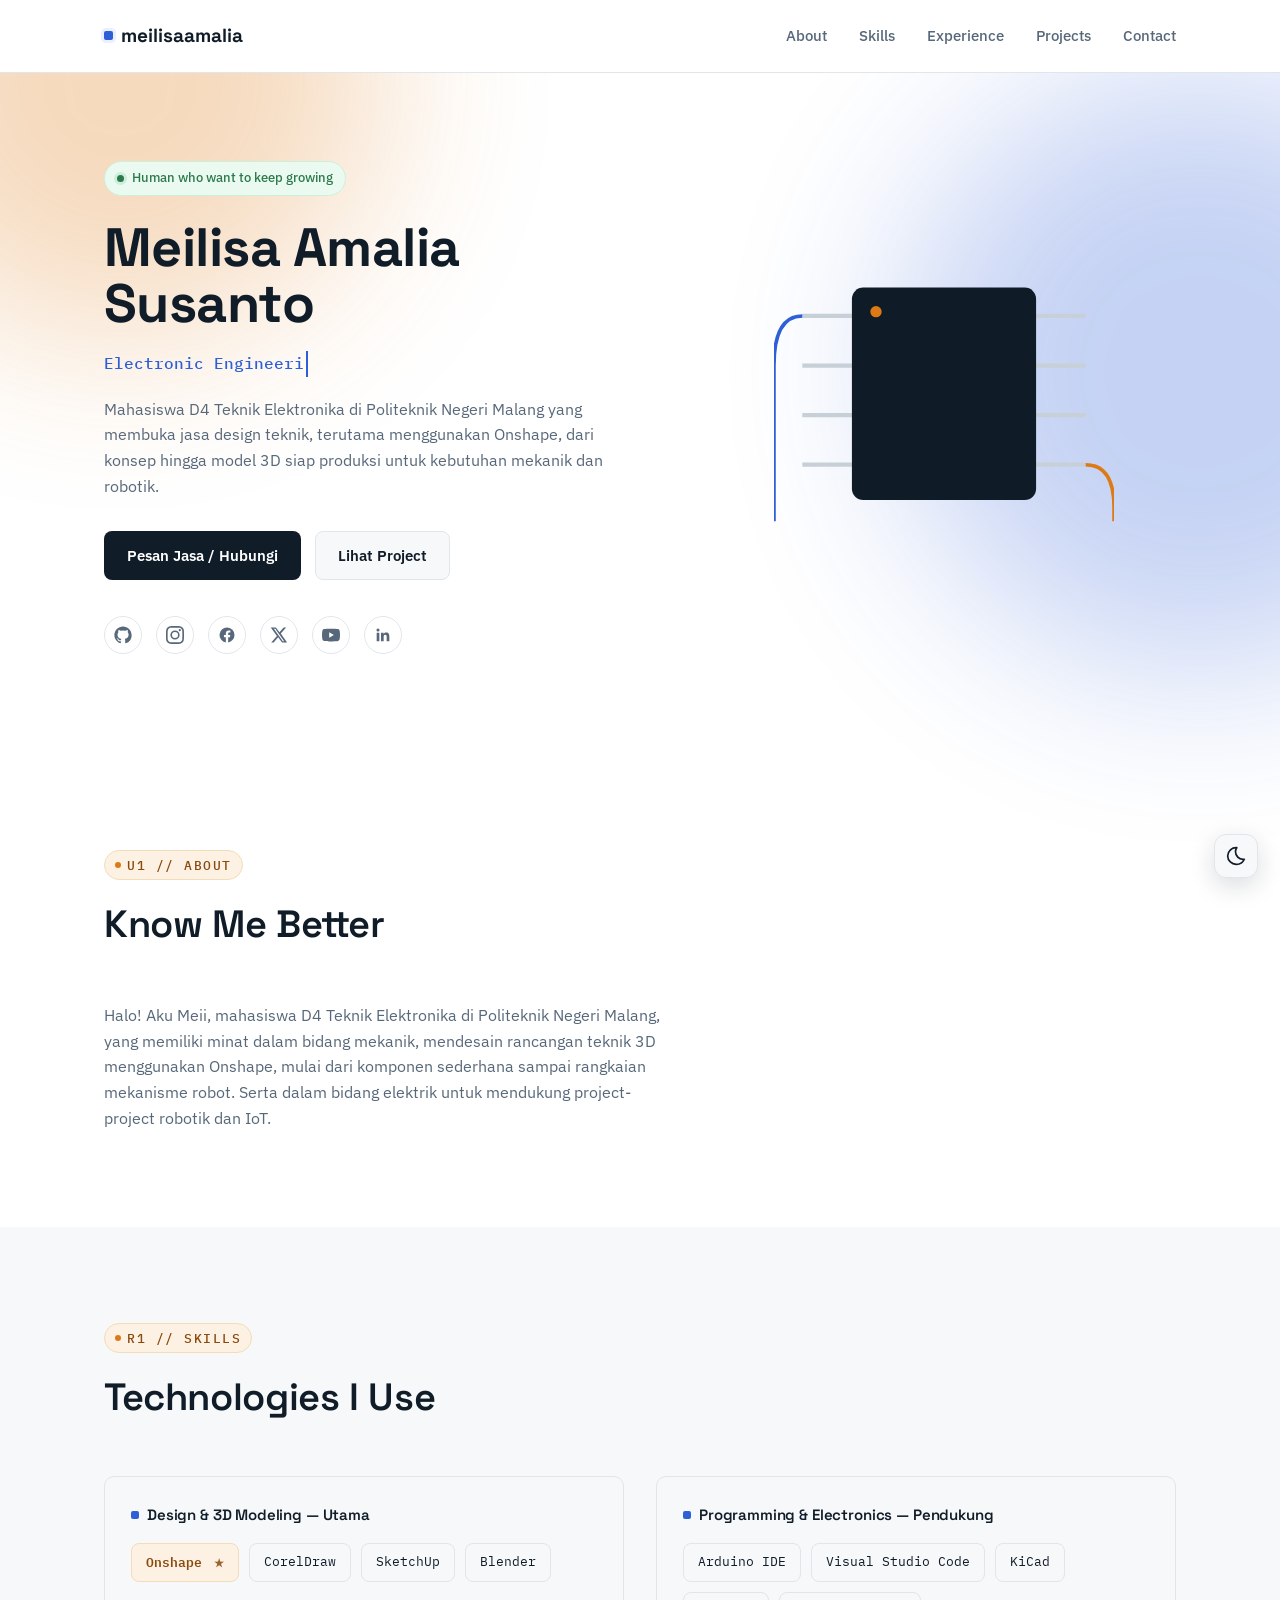
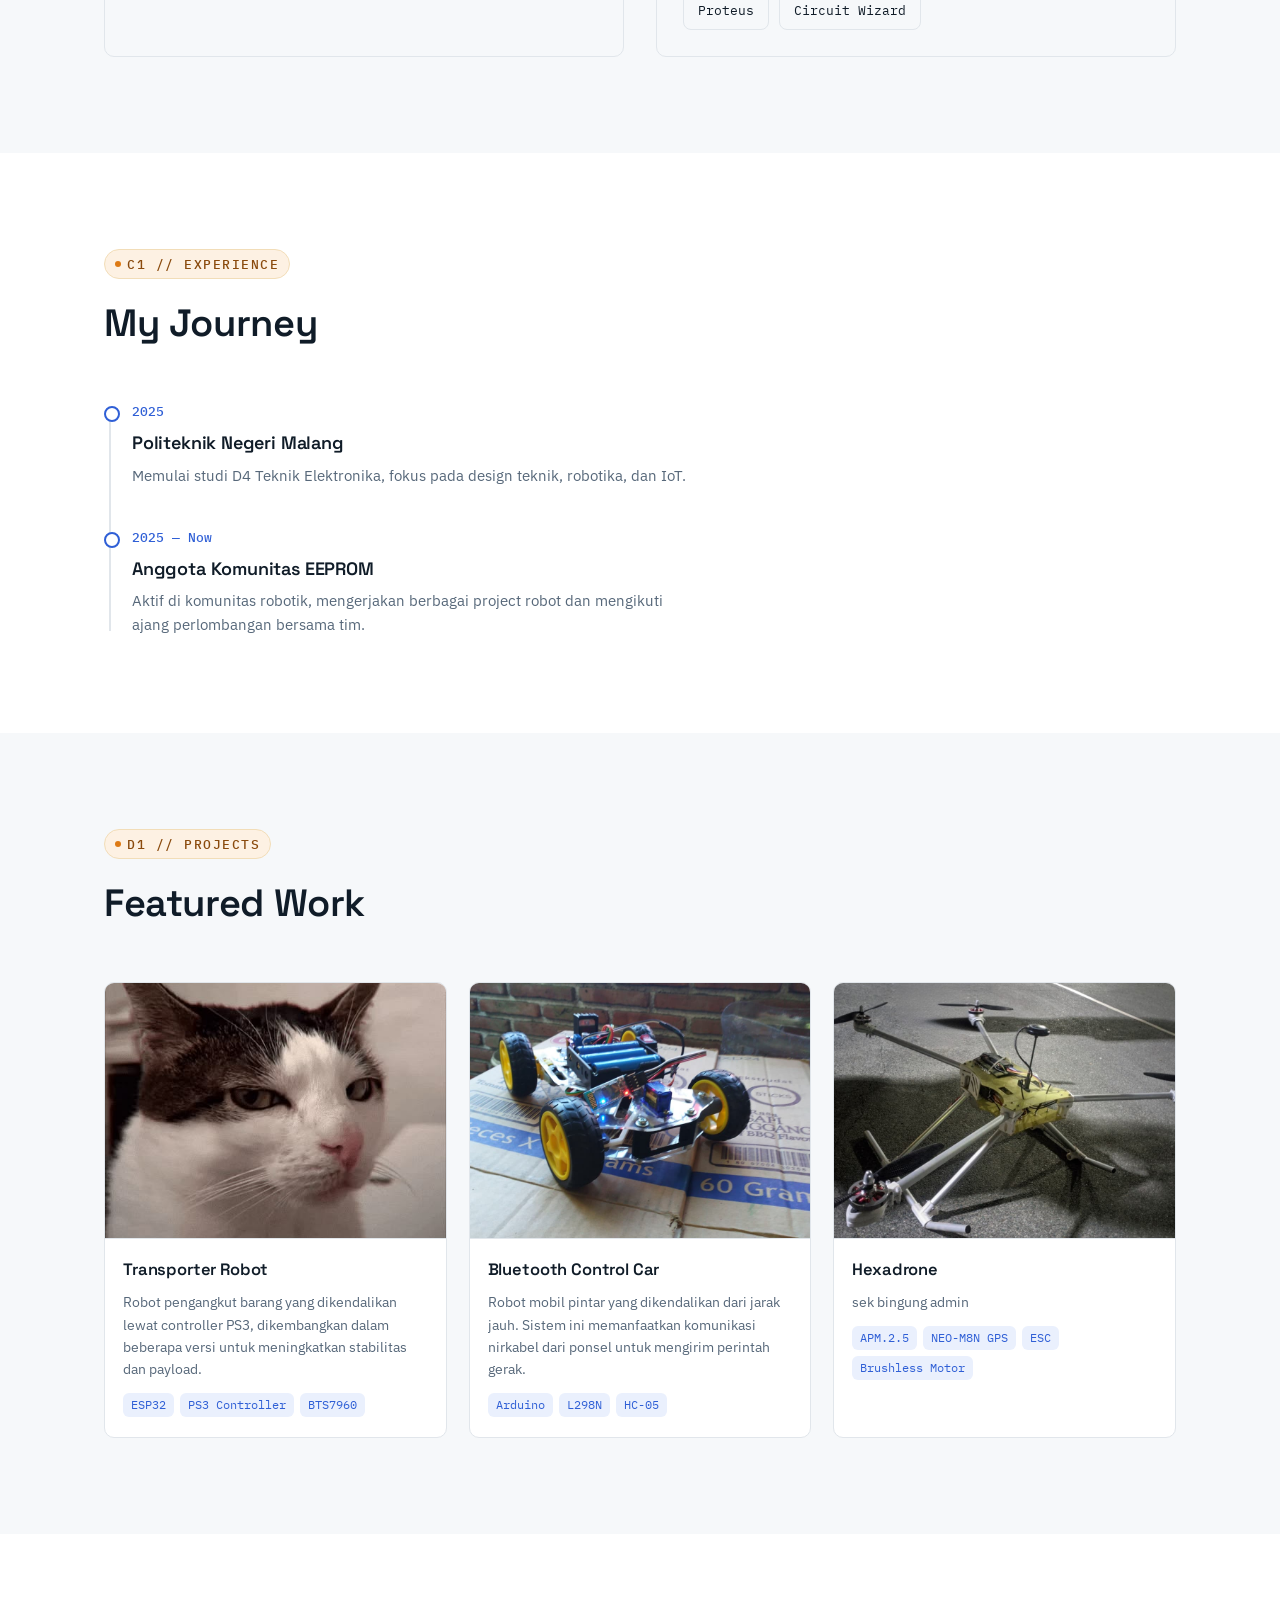
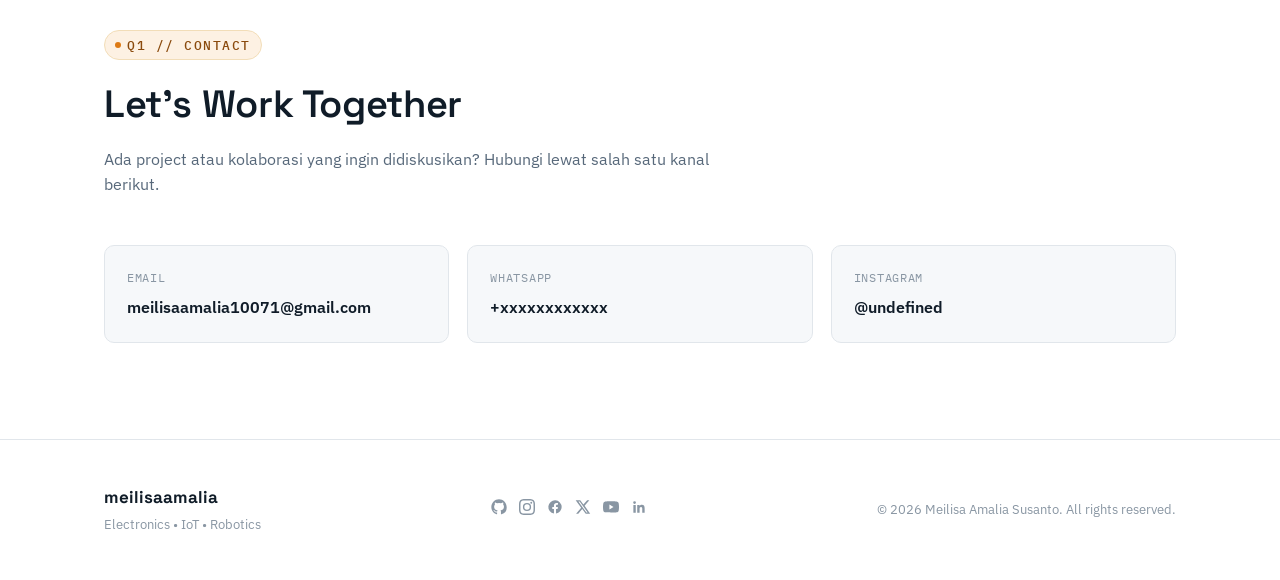
<file: index.html>
<!DOCTYPE html>
<html lang="id">
<head>
<meta charset="UTF-8">
<meta name="viewport" content="width=device-width, initial-scale=1.0">
<title>Meilisa Amalia Susanto | Portfolio</title>
<meta name="description" content="Portfolio of Meilisa Amalia Susanto - Electronics Engineering Student, IoT & Robotics Enthusiast, CAD Designer (Onshape).">
<!-- BAB A — FILE CSS (urutan penting: variabel dulu, baru style utama) -->
<link rel="stylesheet" href="css/variables.css">
<link rel="stylesheet" href="css/style.css">
</head>
<body>

<!-- ================= NAVBAR ================= -->
<header>
  <nav class="wrap">
    <div class="brand-col">
      <div class="logo"><span class="chip-dot"></span><span class="js-brand-name">Meilisa.</span></div>
    </div>
    <ul class="nav-links" id="navLinks">
      <li><a href="#about">About</a></li>
      <li><a href="#skills">Skills</a></li>
      <li><a href="#experience">Experience</a></li>
      <li><a href="#projects">Projects</a></li>
      <li><a href="#contact">Contact</a></li>
    </ul>
    <button class="nav-toggle" id="navToggle" aria-label="Toggle menu">☰</button>
  </nav>
</header>

<button class="theme-toggle" id="themeToggle" aria-label="Ganti mode gelap/terang"></button>

<!-- ================= HERO ================= -->
<section class="hero" id="hero">
  <div class="wrap">
    <div>
      <div class="status-pill">Human who want to keep growing</div>
      <h1 id="heroName">—</h1>
      <div class="title-line" id="heroTitle"></div>
      <p class="desc" id="heroDesc"></p>
      <div class="cta-row">
        <a href="#contact" id="heroOrderBtn" class="btn btn-primary">Pesan Jasa / Hubungi</a>
        <a href="#projects" class="btn btn-ghost">Lihat Project</a>
      </div>
      <div class="social-row" id="heroSocials"></div>
    </div>
    <div class="chip-wrap" aria-hidden="true">
      <svg viewBox="0 0 240 240" fill="none" xmlns="http://www.w3.org/2000/svg">
        <g stroke="#c7cfd7" stroke-width="3">
          <line x1="20" y1="55" x2="55" y2="55"/><line x1="20" y1="90" x2="55" y2="90"/>
          <line x1="20" y1="125" x2="55" y2="125"/><line x1="20" y1="160" x2="55" y2="160"/>
          <line x1="185" y1="55" x2="220" y2="55"/><line x1="185" y1="90" x2="220" y2="90"/>
          <line x1="185" y1="125" x2="220" y2="125"/><line x1="185" y1="160" x2="220" y2="160"/>
        </g>
        <rect x="55" y="35" width="130" height="150" rx="8" fill="#0f1c28"/>
        <circle cx="72" cy="52" r="4" fill="#dd7a15"/>
        <text x="120" y="98" font-family="IBM Plex Mono, monospace" font-size="15" fill="#fff" text-anchor="middle" font-weight="600"></text>
        <text x="120" y="118" font-family="IBM Plex Mono, monospace" font-size="9" fill="#8a97a3" text-anchor="middle" letter-spacing="1"></text>
        <path class="trace" d="M20 55 Q 0 55 0 90 L 0 200" stroke="#2f5fd6" stroke-width="2.5" fill="none"/>
        <path class="trace2" d="M220 160 Q 240 160 240 190 L 240 200" stroke="#dd7a15" stroke-width="2.5" fill="none"/>
      </svg>
    </div>
  </div>
</section>

<!-- ================= ABOUT ================= -->
<section id="about" class="reveal">
  <div class="wrap">
    <div class="section-head">
      <span class="designator">U1 // ABOUT</span>
      <h2>Know Me Better</h2>
    </div>
    <div class="about-text"><p id="aboutBio"></p></div>
  </div>
</section>

<!-- ================= SKILLS ================= -->
<section id="skills" class="reveal" style="background:var(--surface);">
  <div class="wrap">
    <div class="section-head">
      <span class="designator">R1 // SKILLS</span>
      <h2>Technologies I Use</h2>
    </div>
    <div class="skills-groups" id="skillsGroups"></div>
  </div>
</section>

<!-- ================= EXPERIENCE ================= -->
<section id="experience" class="reveal">
  <div class="wrap">
    <div class="section-head">
      <span class="designator">C1 // EXPERIENCE</span>
      <h2>My Journey</h2>
    </div>
    <div class="timeline" id="timeline"></div>
  </div>
</section>

<!-- ================= PROJECTS ================= -->
<section id="projects" class="reveal" style="background:var(--surface);">
  <div class="wrap">
    <div class="section-head">
      <span class="designator">D1 // PROJECTS</span>
      <h2>Featured Work</h2>
    </div>
    <div class="proj-grid" id="projGrid"></div>
  </div>
</section>

<!-- ================= CONTACT ================= -->
<section id="contact" class="reveal">
  <div class="wrap">
    <div class="section-head">
      <span class="designator">Q1 // CONTACT</span>
      <h2>Let's Work Together</h2>
      <p>Ada project atau kolaborasi yang ingin didiskusikan? Hubungi lewat salah satu kanal berikut.</p>
    </div>
    <div class="contact-grid">
      <div class="contact-card">
        <div class="k">Email</div>
        <a class="v" id="contactEmail" href="#"></a>
      </div>
      <div class="contact-card">
        <div class="k">WhatsApp</div>
        <a class="v" id="contactWA" href="#"></a>
      </div>
      <div class="contact-card">
        <div class="k">Instagram</div>
        <a class="v" id="contactIG" href="#"></a>
      </div>
    </div>
  </div>
</section>

<!-- ================= FOOTER ================= -->
<footer>
  <div class="wrap">
    <div>
      <div class="f-brand js-brand-name">Meilisa.</div>
      <div class="f-tag">Electronics • IoT • Robotics</div>
    </div>
    <div class="f-social" id="footerSocials"></div>
    <div class="f-copy">© 2026 Meilisa Amalia Susanto. All rights reserved.</div>
  </div>
</footer>

<!-- BAB B — FILE JAVASCRIPT (urutan penting: config dulu, baru main) -->
<script src="js/config.js"></script>
<script src="js/main.js"></script>
</body>
</html>
</file>
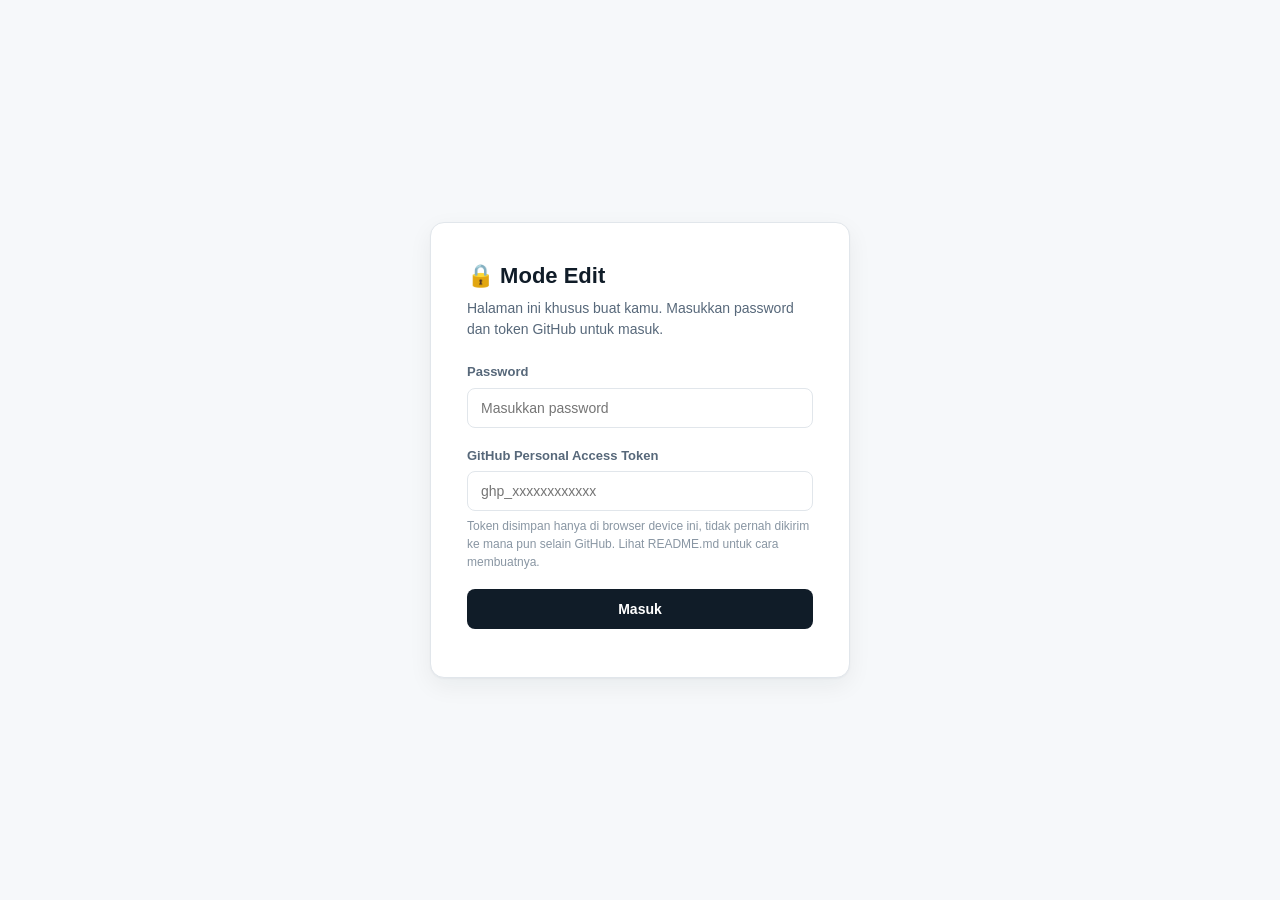
<file: admin.html>
<!DOCTYPE html>
<html lang="id">
<head>
<meta charset="UTF-8">
<meta name="viewport" content="width=device-width, initial-scale=1.0">
<title>Admin — Portfolio Meilisa</title>
<meta name="robots" content="noindex, nofollow">
<!-- BAB A — FILE CSS -->
<link rel="stylesheet" href="css/variables.css">
<link rel="stylesheet" href="css/admin.css">
</head>
<body>

<!-- ================= GERBANG AKSES ================= -->
<div class="gate" id="gate">
  <div class="gate-card">
    <h1>🔒 Mode Edit</h1>
    <p class="sub">Halaman ini khusus buat kamu. Masukkan password dan token GitHub untuk masuk.</p>

    <div class="field">
      <label for="gatePassword">Password</label>
      <input type="password" id="gatePassword" placeholder="Masukkan password">
    </div>
    <div class="field">
      <label for="gateToken">GitHub Personal Access Token</label>
      <input type="password" id="gateToken" placeholder="ghp_xxxxxxxxxxxx">
      <div class="hint">Token disimpan hanya di browser device ini, tidak pernah dikirim ke mana pun selain GitHub. Lihat README.md untuk cara membuatnya.</div>
    </div>
    <button class="btn btn-primary btn-block" id="gateEnter">Masuk</button>
    <p id="gateError" style="color:#c33; font-size:13px; margin-top:12px;"></p>
  </div>
</div>

<!-- ================= DASHBOARD ================= -->
<div class="dash" id="dash">
  <div class="side">
    <h2>Editor Meilisa</h2>
    <button class="tab active" data-tab="hero">Hero</button>
    <button class="tab" data-tab="about">About</button>
    <button class="tab" data-tab="skills">Skills</button>
    <button class="tab" data-tab="experience">Experience</button>
    <button class="tab" data-tab="projects">Projects</button>
    <button class="tab" data-tab="contact">Contact</button>
    <button class="tab" data-tab="appearance">Tampilan</button>
    <button class="logout" id="logoutBtn">Keluar</button>
  </div>

  <div>
    <div class="main-panel">

      <!-- ===== PANEL: HERO ===== -->
      <div class="panel active" id="panel-hero">
        <h2>Bab 1 — Hero</h2>
        <p class="desc">Bagian paling atas halaman utama.</p>
        <div class="field"><label>Nama</label><input type="text" id="hName"></div>
        <div class="field"><label>Title / Tagline</label><input type="text" id="hTitle"></div>
        <div class="field"><label>Deskripsi singkat</label><textarea id="hDesc"></textarea></div>
        <div class="field"><label>Link CV (Google Drive / PDF)</label><input type="text" id="hCV"></div>
        <fieldset>
          <legend>Media Sosial (isi link lengkap, kosongkan jika tidak dipakai)</legend>
          <div class="field"><label>GitHub</label><input type="text" id="hSocial_github"></div>
          <div class="field"><label>Instagram</label><input type="text" id="hSocial_instagram"></div>
          <div class="field"><label>Facebook</label><input type="text" id="hSocial_facebook"></div>
          <div class="field"><label>X (Twitter)</label><input type="text" id="hSocial_x"></div>
          <div class="field"><label>YouTube</label><input type="text" id="hSocial_youtube"></div>
          <div class="field"><label>LinkedIn</label><input type="text" id="hSocial_linkedin"></div>
        </fieldset>
      </div>

      <!-- ===== PANEL: ABOUT ===== -->
      <div class="panel" id="panel-about">
        <h2>Bab 2 — About</h2>
        <p class="desc">Bio singkat dan tabel info diri.</p>
        <div class="field"><label>Bio</label><textarea id="aBio"></textarea></div>
        <fieldset>
          <legend>Tabel Info</legend>
          <div id="aSpecsWrap"></div>
        </fieldset>
      </div>

      <!-- ===== PANEL: SKILLS ===== -->
      <div class="panel" id="panel-skills">
        <h2>Bab 3 — Skills</h2>
        <p class="desc">Kelompok keahlian dan tools yang kamu kuasai.</p>
        <div id="skillsWrap"></div>
      </div>

      <!-- ===== PANEL: EXPERIENCE ===== -->
      <div class="panel" id="panel-experience">
        <h2>Bab 4 — Experience</h2>
        <p class="desc">Timeline pengalaman dan pendidikan.</p>
        <div id="expWrap"></div>
      </div>

      <!-- ===== PANEL: PROJECTS ===== -->
      <div class="panel" id="panel-projects">
        <h2>Bab 5 — Projects</h2>
        <p class="desc">Tambah, ubah, atau hapus karya yang tampil di web publik.</p>
        <button class="btn btn-ghost" id="addProjectBtn" style="margin-bottom:18px;">+ Tambah Karya</button>
        <div class="admin-proj-list" id="projList"></div>
      </div>

      <!-- ===== PANEL: CONTACT ===== -->
      <div class="panel" id="panel-contact">
        <h2>Bab 6 — Contact</h2>
        <p class="desc">Info kontak yang tampil di section terakhir.</p>
        <div class="field"><label>Email</label><input type="text" id="cEmail"></div>
        <div class="field"><label>WhatsApp (format: 62812xxxxxxx, tanpa +)</label><input type="text" id="cWA"></div>
        <div class="field"><label>Instagram (username saja)</label><input type="text" id="cIG"></div>
      </div>

      <!-- ===== PANEL: TAMPILAN ===== -->
      <div class="panel" id="panel-appearance">
        <h2>Bab 7 — Tampilan</h2>
        <p class="desc">Ganti font, warna latar, dan susunan tanpa sentuh kode.</p>
        <fieldset>
          <legend>Font</legend>
          <div class="swatch-row" id="fontSwatches"></div>
        </fieldset>
        <fieldset>
          <legend>Latar Belakang</legend>
          <div class="swatch-row" id="bgSwatches"></div>
        </fieldset>
        <fieldset>
          <legend>Susunan</legend>
          <div class="field">
            <label>Jumlah kolom grid Projects</label>
            <select id="projColumns"><option value="2">2 kolom</option><option value="3">3 kolom</option></select>
          </div>
          <div class="field">
            <label>Layout section About</label>
            <select id="aboutLayout"><option value="side-by-side">Berdampingan</option><option value="stacked">Bertumpuk</option></select>
          </div>
        </fieldset>
      </div>

    </div>

    <!-- ================= PUBLISH BAR ================= -->
    <div class="publish-bar">
      <span class="status-msg" id="statusMsg">Perubahan disimpan ke browser dulu — klik Publish untuk mengirim ke web publik.</span>
      <button class="btn btn-primary" id="publishBtn">Simpan &amp; Publish</button>
    </div>
  </div>
</div>

<!-- ================= MODAL: TAMBAH/EDIT PROJECT ================= -->
<div class="modal-overlay" id="projectModal">
  <div class="modal">
    <h3 id="modalTitleText">Tambah Karya</h3>
    <div class="field"><label>Judul Project</label><input type="text" id="pfTitle"></div>
    <div class="field"><label>Tools / Tags (pisahkan dengan koma)</label><input type="text" id="pfTags"></div>
    <div class="field"><label>Deskripsi Singkat</label><textarea id="pfDesc"></textarea></div>
    <div class="field">
      <label>Foto Project</label>
      <input type="file" id="pfImage" accept="image/*">
      <div class="hint">Opsional — foto disimpan langsung sebagai bagian dari data project.</div>
    </div>
    <div class="modal-actions">
      <button class="btn btn-ghost" id="pfCancel">Batal</button>
      <button class="btn btn-primary" id="pfSave">Simpan</button>
    </div>
  </div>
</div>

<!-- BAB B — FILE JAVASCRIPT -->
<script src="js/config.js"></script>
<script src="js/admin.js"></script>
</body>
</html>
</file>
<file: css/variables.css>
/* ======================================================================
   BAB 1 — VARIABEL TAMPILAN (FONT, WARNA, LAYOUT)
   File ini adalah "pusat kendali" tampilan web.
   Nilai-nilai di bawah ini akan DITIMPA otomatis oleh js/main.js
   berdasarkan pilihan di data/settings.json (yang diatur lewat admin.html).
   Kamu tetap bisa ubah nilai default di sini secara manual kalau mau.
   ====================================================================== */

:root{
  /* --- 1.1 Font --- */
  --font-display:'Space Grotesk', sans-serif;   /* judul besar */
  --font-body:'IBM Plex Sans', sans-serif;      /* paragraf */
  --font-mono:'IBM Plex Mono', monospace;       /* label kecil / kode */

  /* --- 1.2 Warna latar & permukaan --- */
  --bg:#ffffff;
  --surface:#f6f8fa;
  --surface-2:#eef1f4;
  --line:#e1e6eb;

  /* --- 1.3 Warna teks --- */
  --ink:#101c28;
  --ink-soft:#57687a;
  --ink-faint:#8996a3;

  /* --- 1.4 Warna aksen --- */
  --accent:#dd7a15;        /* aksen utama (amber) */
  --accent-ink:#8a4a0d;
  --accent-soft:#fdf1e3;
  --accent-2:#2f5fd6;      /* aksen kedua (biru) */
  --accent-2-soft:#eaf0fd;

  /* --- 1.5 Bentuk & bayangan --- */
  --radius:10px;
  --maxw:1120px;
  --shadow:0 1px 2px rgba(16,28,40,.04), 0 8px 24px rgba(16,28,40,.06);

  /* --- 1.6 Layout --- */
  --project-columns:3;     /* jumlah kolom grid Projects (2 atau 3) */

  /* --- 1.6.1 Warna tombol primer (SENGAJA tidak ikut ganti tema,
       biar tombol utama selalu kontras di mode terang maupun gelap) --- */
  --btn-bg:#101c28;
}

/* --- 1.7 Mode Gelap ---
   Aktif saat <html> punya class "dark-mode" (diatur oleh tombol toggle di js/main.js).
   Ditaruh di <html>, bukan <body>, supaya warna latar root ikut berubah juga. */
/* --- 1.7 Preset warna (dipilih admin lewat settings.json) ---
   "white" tidak perlu blok sendiri karena itu sudah jadi nilai default di :root. */
html.preset-softblue{
  --bg:#f7faff; --surface:#eef4ff; --surface-2:#e3ecfc; --line:#dbe6f7;
  --ink:#101c28; --ink-soft:#57687a; --ink-faint:#8996a3;
}
html.preset-cream{
  --bg:#fdfaf4; --surface:#f6efe1; --surface-2:#f0e6d2; --line:#e9dcc3;
  --ink:#1f1a12; --ink-soft:#6b5f4a; --ink-faint:#9c8f76;
}
html.preset-dark{
  --bg:#0e141b; --surface:#161f29; --surface-2:#1d2733; --line:#2a3542;
  --ink:#eef2f6; --ink-soft:#a9b6c2; --ink-faint:#7c8996;
}

/* --- 1.8 Mode Gelap (toggle pengunjung) ---
   Ditaruh SETELAH blok preset di atas, supaya urutan CSS memenangkan aturan ini
   kapan pun class "dark-mode" aktif di <html> — apapun preset yang dipilih admin. */
html.dark-mode{
  --bg:#0e141b;
  --surface:#161f29;
  --surface-2:#1d2733;
  --line:#2a3542;
  --ink:#eef2f6;
  --ink-soft:#a9b6c2;
  --ink-faint:#7c8996;
}
</file>
<file: css/style.css>
/* ======================================================================
   BAB 2 — STYLE UTAMA WEB PUBLIK (index.html)
   Diorganisir per-bagian: Umum > Navbar > Hero > About > Skills >
   Experience > Projects > Contact > Footer > Responsive
   ====================================================================== */

/* ---------- 2.1 RESET & DASAR ---------- */
*{box-sizing:border-box; margin:0; padding:0;}
html{scroll-behavior:smooth;}
html{background-color:var(--bg); transition:background-color .25s ease;}
body{
  font-family:var(--font-body);
  color:var(--ink);
  line-height:1.6;
  -webkit-font-smoothing:antialiased;
  overflow-x:hidden;
}

/* --- 2.1.1 Blob latar belakang melayang (animasi tipis) --- */
body::before, body::after{
  content:"";
  position:fixed;
  border-radius:50%;
  filter:blur(90px);
  z-index:-1;
  pointer-events:none;
  opacity:.28;
}
body::before{
  width:520px; height:520px; top:-180px; left:-140px;
  background:var(--accent);
  animation:blobFloat1 24s ease-in-out infinite;
}
body::after{
  width:600px; height:600px; top:8%; right:-220px;
  background:var(--accent-2);
  animation:blobFloat2 28s ease-in-out infinite;
}
html.dark-mode body::before, html.dark-mode body::after{opacity:.16;}
@keyframes blobFloat1{
  0%,100%{transform:translate(0,0) scale(1);}
  50%{transform:translate(60px,90px) scale(1.08);}
}
@keyframes blobFloat2{
  0%,100%{transform:translate(0,0) scale(1);}
  50%{transform:translate(-70px,60px) scale(1.05);}
}
@media (prefers-reduced-motion: reduce){
  body::before, body::after{animation:none;}
}
img{max-width:100%; display:block;}
a{color:inherit; text-decoration:none;}
ul{list-style:none;}
button{font-family:inherit; cursor:pointer;}
.wrap{max-width:var(--maxw); margin:0 auto; padding:0 24px;}
.mono{font-family:var(--font-mono);}
h1,h2,h3{font-family:var(--font-display); letter-spacing:-0.01em;}
section{padding:96px 0;}

/* --- 2.1.2 Animasi muncul saat section di-scroll ke layar --- */
.reveal{
  opacity:0;
  transform:translateY(24px);
  transition:opacity .7s ease, transform .7s ease;
}
.reveal.visible{
  opacity:1;
  transform:translateY(0);
}
@media (prefers-reduced-motion: reduce){
  .reveal{opacity:1; transform:none; transition:none;}
}

/* label kecil bergaya "kode komponen" skematik (U1, R1, C1...) */
.designator{
  font-family:var(--font-mono); font-size:12.5px; font-weight:500;
  letter-spacing:.12em; color:var(--accent-ink);
  background:var(--accent-soft); border:1px solid #f2ddb8;
  padding:4px 10px; border-radius:100px;
  display:inline-flex; align-items:center; gap:6px;
}
.designator::before{content:""; width:6px; height:6px; border-radius:50%; background:var(--accent); display:inline-block;}

.section-head{margin-bottom:48px; max-width:640px;}
.section-head h2{font-size:clamp(28px,3.4vw,38px); font-weight:600; margin-top:14px;}
.section-head p{color:var(--ink-soft); margin-top:12px; font-size:15.5px;}

/* ---------- 2.2 NAVBAR ---------- */
header{position:sticky; top:0; z-index:50; background:var(--bg); border-bottom:1px solid var(--line);}
nav.wrap{display:flex; align-items:center; justify-content:space-between; min-height:72px; padding-top:12px; padding-bottom:12px;}
.brand-col{display:flex; flex-direction:column; align-items:flex-start; gap:8px;}
.logo{font-family:var(--font-display); font-weight:700; font-size:19px; display:flex; align-items:center; gap:8px;}
.logo .chip-dot{width:9px; height:9px; border-radius:2px; background:var(--accent-2); box-shadow:0 0 0 3px var(--accent-2-soft);}
.nav-links{display:flex; gap:32px; align-items:center;}
.nav-links a{font-size:14.5px; color:var(--ink-soft); font-weight:500; transition:color .15s ease;}
.nav-links a:hover{color:var(--ink);}
.nav-toggle{display:none; background:none; border:none; font-size:22px; color:var(--ink);}

/* --- 2.2.1 Tombol toggle mode gelap/terang --- */
.theme-toggle{
  position:fixed;
  right:22px; bottom:22px;
  z-index:200;
  width:44px; height:44px; border-radius:12px;
  border:1px solid var(--line); background:var(--surface);
  display:flex; align-items:center; justify-content:center;
  color:var(--ink);
  box-shadow:0 8px 24px rgba(16,28,40,.15);
  transition:background .2s ease, border-color .2s ease;
}
.theme-toggle svg{width:20px; height:20px;}
.theme-toggle:hover{border-color:var(--ink);}

/* transisi halus saat pindah tema */
body{transition:background-color .25s ease, color .25s ease;}
.proj-card, .skill-card, .contact-card, header, .spec-table, .tag, footer{
  transition:background-color .25s ease, border-color .25s ease, color .25s ease;
}

/* ---------- 2.3 HERO ---------- */
.hero{padding:88px 0 100px; position:relative; overflow:hidden;}
.hero .wrap{display:grid; grid-template-columns:1.1fr .9fr; gap:40px; align-items:center;}
.status-pill{display:inline-flex; align-items:center; gap:8px; font-size:13px; font-weight:500; color:#2c7a4b; background:#eafaf0; border:1px solid #cdeedb; padding:6px 12px; border-radius:100px; margin-bottom:24px;}
.status-pill::before{content:""; width:7px; height:7px; border-radius:50%; background:#2c7a4b; box-shadow:0 0 0 3px #cdeedb;}
.hero h1{font-size:clamp(34px,5vw,54px); font-weight:700; line-height:1.05;}
.hero .title-line{margin-top:18px; font-size:16px; font-weight:500; color:var(--accent-2); font-family:var(--font-mono); min-height:24px;}
.hero .title-line .cursor{display:inline-block; width:2px; margin-left:2px; background:var(--accent-2); animation:blink 1s step-end infinite;}
@keyframes blink{50%{opacity:0;}}
@media (prefers-reduced-motion: reduce){.hero .title-line .cursor{animation:none;}}
.hero p.desc{margin-top:20px; max-width:520px; color:var(--ink-soft); font-size:16px;}
.hero .cta-row{display:flex; gap:14px; margin-top:32px; flex-wrap:wrap;}
.btn{padding:12px 22px; border-radius:8px; font-size:14.5px; font-weight:600; display:inline-flex; align-items:center; gap:8px; border:1px solid transparent; transition:transform .12s ease, box-shadow .12s ease;}
.btn:hover{transform:translateY(-1px);}
.btn-primary{background:var(--btn-bg); color:#fff;}
.btn-primary:hover{box-shadow:0 8px 20px rgba(16,28,40,.18);}
.btn-ghost{background:var(--surface); color:var(--ink); border-color:var(--line);}
.btn-ghost:hover{border-color:var(--ink);}

/* --- 2.3.1 Ikon sosial media (logo saja, tanpa teks) --- */
.social-row{display:flex; gap:14px; margin-top:36px;}
.social-row a{
  width:38px; height:38px; border-radius:50%; border:1px solid var(--line);
  display:flex; align-items:center; justify-content:center;
  color:var(--ink-soft); transition:.15s ease;
}
.social-row a svg{width:18px; height:18px; fill:currentColor;}
.social-row a:hover{border-color:var(--ink); color:var(--ink);}

/* --- 2.3.2 Ilustrasi chip IC di hero --- */
.chip-wrap{display:flex; justify-content:center; align-items:center;}
.chip-wrap svg{width:100%; max-width:340px; height:auto;}
.trace{stroke-dasharray:300; stroke-dashoffset:300; animation:draw 1.6s ease forwards;}
.trace2{stroke-dasharray:300; stroke-dashoffset:300; animation:draw 1.6s ease .2s forwards;}
@keyframes draw{to{stroke-dashoffset:0;}}
@media (prefers-reduced-motion: reduce){.trace,.trace2{animation:none; stroke-dashoffset:0;}}

/* ---------- 2.4 ABOUT ---------- */
.about-grid{display:grid; grid-template-columns:1.2fr .8fr; gap:56px;}
.about-grid.stacked{grid-template-columns:1fr;}
.about-text p{color:var(--ink-soft); font-size:16px; max-width:560px;}
.spec-table{background:var(--surface); border:1px solid var(--line); border-radius:var(--radius); overflow:hidden;}
.spec-row{display:flex; justify-content:space-between; gap:16px; padding:14px 20px; border-bottom:1px solid var(--line); font-size:14px;}
.spec-row:last-child{border-bottom:none;}
.spec-row .k{color:var(--ink-faint); font-family:var(--font-mono); font-size:12.5px; letter-spacing:.04em; text-transform:uppercase;}
.spec-row .v{color:var(--ink); font-weight:500; text-align:right;}

/* ---------- 2.5 SKILLS ---------- */
.skills-groups{display:grid; grid-template-columns:1fr 1fr; gap:32px;}
.skill-card{background:var(--surface); border:1px solid var(--line); border-radius:var(--radius); padding:26px;}
.skill-card h3{font-size:15px; font-weight:600; margin-bottom:16px; display:flex; align-items:center; gap:8px;}
.skill-card h3 .dot{width:8px; height:8px; border-radius:2px; background:var(--accent-2);}
.tag-row{display:flex; flex-wrap:wrap; gap:10px;}
.tag{font-family:var(--font-mono); font-size:13px; background:var(--surface); color:var(--ink); border:1px solid var(--line); padding:8px 14px; border-radius:8px;}
.tag-featured{background:var(--accent-soft); border-color:#f2ddb8; color:var(--accent-ink); font-weight:600;}
.tag-badge{font-size:10.5px; font-weight:700; margin-left:4px; opacity:.85;}
/* ---------- 2.6 EXPERIENCE ---------- */
.timeline{position:relative; padding-left:28px;}
.timeline::before{content:""; position:absolute; left:5px; top:6px; bottom:6px; width:2px; background:var(--line);}
.tl-item{position:relative; padding-bottom:40px;}
.tl-item:last-child{padding-bottom:0;}
.tl-item::before{content:""; position:absolute; left:-28px; top:4px; width:12px; height:12px; border-radius:50%; background:#fff; border:2px solid var(--accent-2);}
.tl-year{font-family:var(--font-mono); font-size:13px; color:var(--accent-2); font-weight:500; margin-bottom:6px;}
.tl-item h3{font-size:18px; font-weight:600; margin-bottom:6px;}
.tl-item p{color:var(--ink-soft); font-size:15px; max-width:560px;}
.tl-badge{display:inline-block; margin-top:10px; font-size:12.5px; background:var(--accent-soft); color:var(--accent-ink); border:1px solid #f2ddb8; padding:4px 10px; border-radius:100px; font-family:var(--font-mono);}

/* ---------- 2.7 PROJECTS ---------- */
.projects-toolbar{display:flex; align-items:center; justify-content:space-between; gap:16px; margin-bottom:28px; flex-wrap:wrap;}
.proj-grid{display:grid; grid-template-columns:repeat(var(--project-columns),1fr); gap:22px;}
.proj-card{border:1px solid var(--line); border-radius:var(--radius); overflow:hidden; background:var(--bg); color:var(--ink); transition:box-shadow .15s ease, transform .15s ease, background-color .25s ease;}
.proj-card:hover{box-shadow:var(--shadow); transform:translateY(-2px);}
.proj-thumb{aspect-ratio:4/3; background:var(--surface); display:flex; align-items:center; justify-content:center; overflow:hidden; border-bottom:1px solid var(--line);}
.proj-thumb img{width:100%; height:100%; object-fit:cover;}
.proj-thumb .placeholder{color:var(--ink-faint); font-size:13px; font-family:var(--font-mono); text-align:center; padding:0 16px;}
.proj-body{padding:18px 18px 20px;}
.proj-body h3{font-size:16.5px; font-weight:600; margin-bottom:8px;}
.proj-body p{font-size:14px; color:var(--ink-soft); margin-bottom:12px;}
.proj-tags{display:flex; flex-wrap:wrap; gap:6px;}
.proj-tags span{font-size:11.5px; font-family:var(--font-mono); background:var(--accent-2-soft); color:var(--accent-2); padding:3px 8px; border-radius:6px;}

/* ---------- 2.8 CONTACT ---------- */
.contact-grid{display:grid; grid-template-columns:repeat(3,1fr); gap:18px;}
.contact-card{border:1px solid var(--line); border-radius:var(--radius); padding:22px; background:var(--surface);}
.contact-card .k{font-family:var(--font-mono); font-size:12px; color:var(--ink-faint); text-transform:uppercase; letter-spacing:.06em; margin-bottom:8px;}
.contact-card .v{font-size:15.5px; font-weight:600;}
.contact-card a.v:hover{color:var(--accent-2);}

/* ---------- 2.9 FOOTER ---------- */
footer{border-top:1px solid var(--line); padding:44px 0;}
footer .wrap{display:flex; justify-content:space-between; align-items:center; flex-wrap:wrap; gap:16px;}
footer .f-brand{font-family:var(--font-display); font-weight:700; font-size:17px;}
footer .f-tag{color:var(--ink-faint); font-size:13px; margin-top:4px;}
footer .f-copy{color:var(--ink-faint); font-size:13px;}
footer .f-social{display:flex; gap:12px;}
footer .f-social a{color:var(--ink-faint);}
footer .f-social a svg{width:16px; height:16px; fill:currentColor;}
footer .f-social a:hover{color:var(--ink);}

/* ---------- 2.10 RESPONSIVE ---------- */
@media(max-width:900px){
  .hero .wrap{grid-template-columns:1fr;}
  .chip-wrap{order:-1; max-width:220px; margin:0 auto 12px;}
  .chip-wrap svg{max-width:200px;}
}
@media(max-width:800px){.about-grid{grid-template-columns:1fr;}}
@media(max-width:760px){
  .nav-links{position:absolute; top:72px; left:0; right:0; background:var(--bg); border-bottom:1px solid var(--line); flex-direction:column; align-items:flex-start; gap:0; padding:8px 24px 20px; display:none;}
  .nav-links.open{display:flex;}
  .nav-links a{padding:12px 0; width:100%; border-bottom:1px solid var(--surface-2);}
  .nav-toggle{display:block;}
  .contact-grid{grid-template-columns:1fr;}
}
@media(max-width:700px){.skills-groups{grid-template-columns:1fr;}}
@media(max-width:900px){.proj-grid{grid-template-columns:repeat(2,1fr);}}
@media(max-width:620px){.proj-grid{grid-template-columns:1fr;}}

/* focus visibility (aksesibilitas) */
a:focus-visible, button:focus-visible{outline:2px solid var(--accent-2); outline-offset:2px;}
</file>
<file: css/admin.css>
/* ======================================================================
   BAB 3 — STYLE HALAMAN ADMIN (admin.html)
   Diorganisir per-bagian: Login Gate > Layout Dashboard > Sidebar Tabs >
   Form Elemen > Kartu Project > Publish Bar
   ====================================================================== */

*{box-sizing:border-box; margin:0; padding:0;}
body{font-family:var(--font-body); background:var(--surface); color:var(--ink); line-height:1.5;}
button{font-family:inherit; cursor:pointer;}

/* ---------- 3.1 GERBANG LOGIN (PASSWORD + TOKEN) ---------- */
.gate{
  min-height:100vh; display:flex; align-items:center; justify-content:center; padding:20px;
}
.gate-card{
  background:#fff; border:1px solid var(--line); border-radius:14px; padding:36px;
  max-width:420px; width:100%; box-shadow:var(--shadow);
}
.gate-card h1{font-family:var(--font-display); font-size:22px; margin-bottom:6px;}
.gate-card p.sub{color:var(--ink-soft); font-size:14px; margin-bottom:22px;}

/* ---------- 3.2 LAYOUT DASHBOARD ---------- */
.dash{display:none; min-height:100vh; grid-template-columns:220px 1fr;}
.dash.active{display:grid;}
.side{background:#101c28; color:#fff; padding:24px 16px; display:flex; flex-direction:column;}
.side h2{font-family:var(--font-display); font-size:17px; margin-bottom:24px; padding:0 8px;}
.side button.tab{
  display:block; width:100%; text-align:left; background:none; border:none;
  color:#aab6c2; padding:11px 12px; border-radius:8px; font-size:14px; margin-bottom:2px;
}
.side button.tab:hover{background:rgba(255,255,255,.06); color:#fff;}
.side button.tab.active{background:var(--accent-2); color:#fff;}
.side .logout{margin-top:auto; color:#ff9d9d; background:none; border:none; text-align:left; padding:11px 12px; font-size:13px;}

.main-panel{padding:32px 40px; max-width:820px;}
.panel{display:none;}
.panel.active{display:block;}
.panel h2{font-family:var(--font-display); font-size:24px; margin-bottom:6px;}
.panel p.desc{color:var(--ink-soft); font-size:14px; margin-bottom:28px;}

/* ---------- 3.3 FORM ELEMEN ---------- */
.field{margin-bottom:18px;}
.field label{display:block; font-size:13px; font-weight:600; margin-bottom:6px; color:var(--ink-soft);}
.field input, .field textarea, .field select{
  width:100%; padding:11px 13px; border:1px solid var(--line); border-radius:8px;
  font-family:inherit; font-size:14px; color:var(--ink); background:#fff;
}
.field textarea{resize:vertical; min-height:80px;}
.field input:focus, .field textarea:focus, .field select:focus{outline:2px solid var(--accent-2); outline-offset:1px; border-color:transparent;}
.field .hint{font-size:12px; color:var(--ink-faint); margin-top:6px;}
.field-row{display:grid; grid-template-columns:1fr 1fr; gap:16px;}
fieldset{border:1px solid var(--line); border-radius:10px; padding:18px; margin-bottom:20px;}
fieldset legend{font-family:var(--font-mono); font-size:12px; text-transform:uppercase; letter-spacing:.06em; color:var(--ink-faint); padding:0 6px;}

.btn{padding:11px 20px; border-radius:8px; font-size:14px; font-weight:600; border:1px solid transparent; display:inline-flex; align-items:center; gap:8px;}
.btn-primary{background:var(--ink); color:#fff;}
.btn-ghost{background:#fff; color:var(--ink); border-color:var(--line);}
.btn-danger{background:#fff; color:#c33; border:1px solid #f0c9c9;}
.btn-block{width:100%; justify-content:center;}

/* ---------- 3.4 DAFTAR PROJECT DI ADMIN ---------- */
.admin-proj-list{display:flex; flex-direction:column; gap:14px; margin-bottom:20px;}
.admin-proj-item{
  border:1px solid var(--line); border-radius:10px; padding:16px;
  display:flex; justify-content:space-between; align-items:center; gap:12px; background:#fff;
}
.admin-proj-item .info h4{font-size:15px; margin-bottom:4px;}
.admin-proj-item .info span{font-size:12.5px; color:var(--ink-faint); font-family:var(--font-mono);}
.admin-proj-item .actions{display:flex; gap:8px; flex-shrink:0;}
.icon-btn{width:34px; height:34px; border-radius:7px; border:1px solid var(--line); background:#fff;}
.icon-btn:hover{background:var(--surface);}

/* ---------- 3.5 STATUS PUBLISH ---------- */
.publish-bar{
  position:sticky; bottom:0; background:#fff; border-top:1px solid var(--line);
  padding:16px 40px; display:flex; justify-content:space-between; align-items:center; gap:16px;
}
.status-msg{font-size:13px; color:var(--ink-soft);}
.status-msg.ok{color:#2c7a4b;}
.status-msg.err{color:#c33;}

/* ---------- 3.6 MODAL (form tambah/edit project) ---------- */
.modal-overlay{position:fixed; inset:0; background:rgba(16,28,40,.5); display:none; align-items:center; justify-content:center; z-index:100; padding:20px;}
.modal-overlay.open{display:flex;}
.modal{background:#fff; border-radius:14px; width:100%; max-width:480px; max-height:90vh; overflow-y:auto; padding:28px;}
.modal h3{font-size:19px; margin-bottom:18px;}
.modal-actions{display:flex; gap:10px; justify-content:flex-end; margin-top:20px;}

/* ---------- 3.7 SWATCH PILIHAN TAMPILAN ---------- */
.swatch-row{display:flex; gap:12px; flex-wrap:wrap;}
.swatch{
  border:2px solid var(--line); border-radius:10px; padding:12px; width:110px; cursor:pointer; text-align:center;
}
.swatch.selected{border-color:var(--accent-2); background:var(--accent-2-soft);}
.swatch .preview{height:36px; border-radius:6px; margin-bottom:8px;}
.swatch span{font-size:12px; font-weight:500;}

@media(max-width:760px){
  .dash{grid-template-columns:1fr;}
  .side{display:flex; flex-direction:row; overflow-x:auto; gap:6px;}
  .side h2{display:none;}
  .side .logout{margin-top:0;}
  .main-panel{padding:24px;}
  .field-row{grid-template-columns:1fr;}
}
</file>
